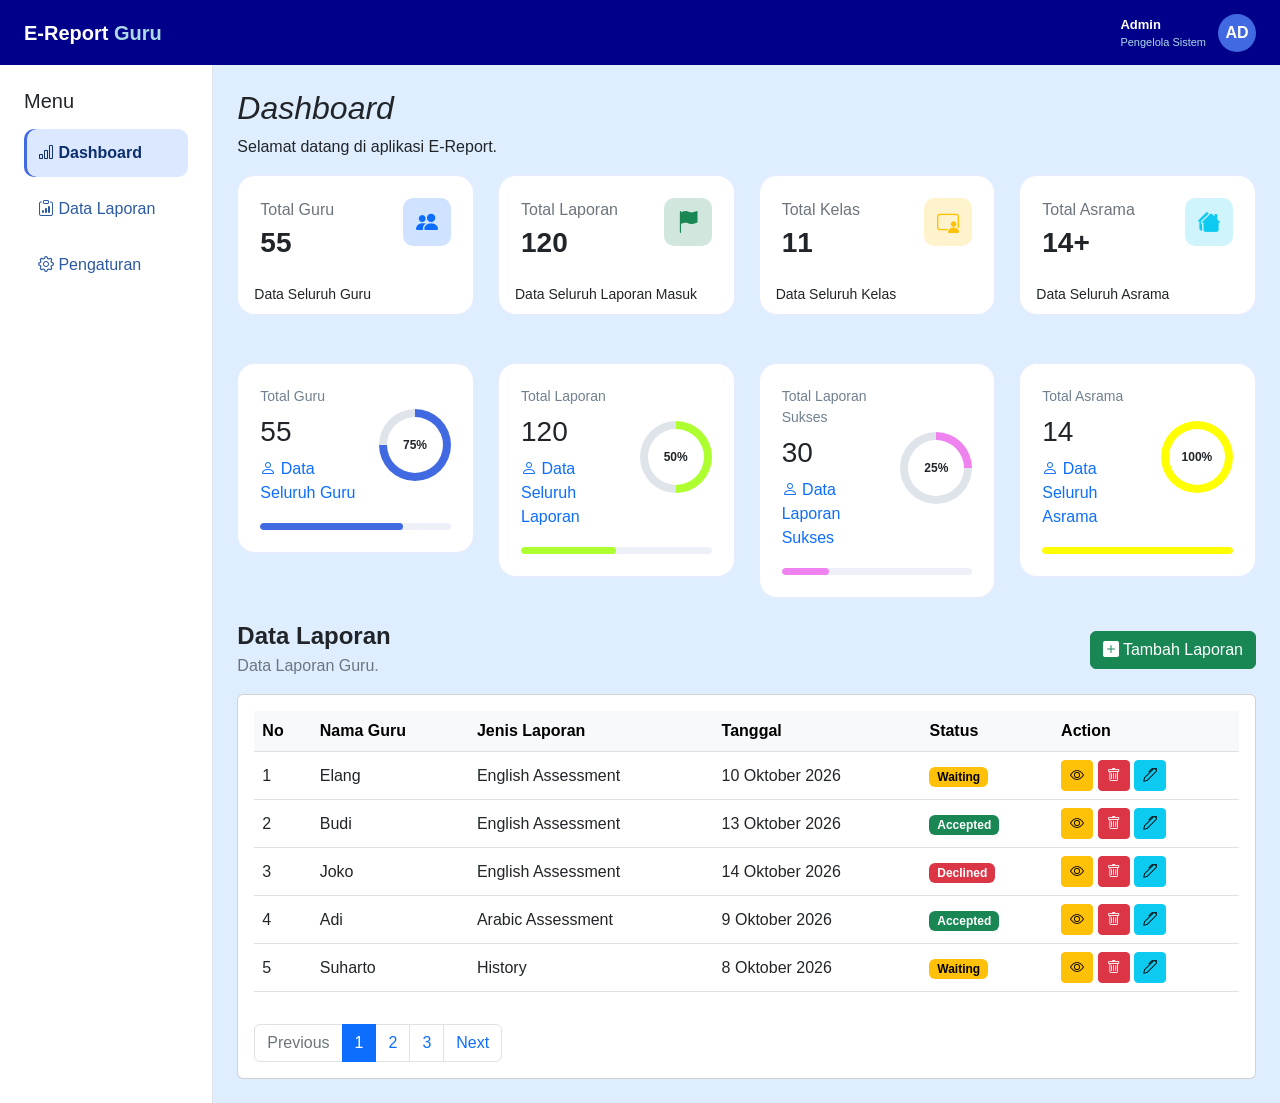
<file: dsbrd.html>
<!DOCTYPE html>
<html lang="id">
<head>
    <meta charset="UTF-8">
    <meta name="viewport" content="width=device-width, initial-scale=1.0">
    <title>E-Report Dashboard</title>
    <link rel="stylesheet" href="bootstrap/css/bootstrap.min.css">
    <link rel="stylesheet" href="style.css">
    <link rel="stylesheet" href="https://cdn.jsdelivr.net/npm/bootstrap-icons@1.13.2/font/bootstrap-icons.min.css">
</head>
<body>
    <nav class="navbar topbar px-4">
        <span class="navbar-brand text-white fw-bold mb-0">
            E-Report <span class="brand-light">Guru</span>
        </span>
        <div class="admin-profile">
            <div>
                <span>Admin</span>
                <small>Pengelola Sistem</small>
            </div>
            <div class="admin-avatar">AD</div>
        </div>
    </nav>

    <div class="row g-0">
        <aside class="sidebar col-lg-2 p-4">
            <h5 class="menu-label">Menu</h5>
            <a href="dsbrd.html" class="menu-link active" aria-current="page"><i class="bi bi-bar-chart"></i> Dashboard</a>
            <a href="statistik.html" class="menu-link"><i class="bi bi-clipboard-data"></i> Data Laporan</a>
            <a href="setting.html" class="menu-link"><i class="bi bi-gear"></i> Pengaturan</a>
        </aside>

        <main class="col-lg-10 p-4">
            <h2>Dashboard</h2>
            <p>Selamat datang di aplikasi E-Report.</p>

            <div class="row g-4 mb-4">
                <div class="col-lg-3 col-md-6">
                    <div class="card stat-card h-100">
                        <div class="card-body d-flex justify-content-between align-items-start">
                            <div>
                                <p class="text-secondary mb-1">Total Guru</p>
                                <h3 class="fw-bold mb-0">55</h3>
                            </div>
                            <div class="stat-icon bg-primary-subtle text-primary">
                                <i class="bi bi-people-fill"></i>
                            </div>
                        </div>
                        <div class="card-footer bg-transparent border-0 pt-0">
                            <small>Data Seluruh Guru</small>
                        </div>
                    </div>
                </div>

                <div class="col-lg-3 col-md-6">
                    <div class="card stat-card h-100">
                        <div class="card-body d-flex justify-content-between align-items-start">
                            <div>
                                <p class="text-secondary mb-1">Total Laporan</p>
                                <h3 class="fw-bold mb-0">120</h3>
                            </div>
                            <div class="stat-icon bg-success-subtle text-success">
                                <i class="bi bi-flag-fill"></i>
                            </div>
                        </div>
                        <div class="card-footer bg-transparent border-0 pt-0">
                            <small>Data Seluruh Laporan Masuk</small>
                        </div>
                    </div>
                </div>

                <div class="col-lg-3 col-md-6">
                    <div class="card stat-card h-100">
                        <div class="card-body d-flex justify-content-between align-items-start">
                            <div>
                                <p class="text-secondary mb-1">Total Kelas</p>
                                <h3 class="fw-bold mb-0">11</h3>
                            </div>
                            <div class="stat-icon bg-warning-subtle text-warning">
                                <i class="bi bi-person-video3"></i>
                            </div>
                        </div>
                        <div class="card-footer bg-transparent border-0 pt-0">
                            <small>Data Seluruh Kelas</small>
                        </div>
                    </div>
                </div>

                <div class="col-lg-3 col-md-6">
                    <div class="card stat-card h-100">
                        <div class="card-body d-flex justify-content-between align-items-start">
                            <div>
                                <p class="text-secondary mb-1">Total Asrama</p>
                                <h3 class="fw-bold mb-0">14+</h3>
                            </div>
                            <div class="stat-icon bg-info-subtle text-info">
                                <i class="bi bi-houses-fill"></i>
                            </div>
                        </div>
                        <div class="card-footer bg-transparent border-0 pt-0">
                            <small>Data Seluruh Asrama</small>
                        </div>
                    </div>
                </div>
            </div>

            <div class="row g-4 mt-1">
                <div class="col-lg-3 col-md-6">
                    <div class="card stat-card">
                        <div class="card-body">
                            <div class="stat-atas">
                                <div>
                                    <p class="stat-label">Total Guru</p>
                                    <h3 class="stat-number">55</h3>
                                    <span class="stat-keterangan text-primary"><i class="bi bi-person"></i> Data Seluruh Guru</span>
                                </div>
                                <div class="lingkaran-progres progres-biru">
                                    <div class="isi-lingkaran"><span>75%</span></div>
                                </div>
                            </div>
                            <div class="garis-progres"><div class="isi-garis garis-biru"></div></div>
                        </div>
                    </div>
                </div>

                <div class="col-lg-3 col-md-6">
                    <div class="card stat-card">
                        <div class="card-body">
                            <div class="stat-atas">
                                <div>
                                    <p class="stat-label">Total Laporan</p>
                                    <h3 class="stat-number">120</h3>
                                    <span class="stat-keterangan text-primary"><i class="bi bi-person"></i> Data Seluruh Laporan</span>
                                </div>
                                <div class="lingkaran-progres progres-hijau">
                                    <div class="isi-lingkaran"><span>50%</span></div>
                                </div>
                            </div>
                            <div class="garis-progres"><div class="isi-garis garis-hijau"></div></div>
                        </div>
                    </div>
                </div>

                <div class="col-lg-3 col-md-6">
                    <div class="card stat-card">
                        <div class="card-body">
                            <div class="stat-atas">
                                <div>
                                    <p class="stat-label">Total Laporan Sukses</p>
                                    <h3 class="stat-number">30</h3>
                                    <span class="stat-keterangan text-primary"><i class="bi bi-person"></i> Data Laporan Sukses</span>
                                </div>
                                <div class="lingkaran-progres progres-ungu">
                                    <div class="isi-lingkaran"><span>25%</span></div>
                                </div>
                            </div>
                            <div class="garis-progres"><div class="isi-garis garis-ungu"></div></div>
                        </div>
                    </div>
                </div>

                <div class="col-lg-3 col-md-6">
                    <div class="card stat-card">
                        <div class="card-body">
                            <div class="stat-atas">
                                <div>
                                    <p class="stat-label">Total Asrama</p>
                                    <h3 class="stat-number">14</h3>
                                    <span class="stat-keterangan text-primary"><i class="bi bi-person"></i> Data Seluruh Asrama</span>
                                </div>
                                <div class="lingkaran-progres progres-kuning">
                                    <div class="isi-lingkaran"><span>100%</span></div>
                                </div>
                            </div>
                            <div class="garis-progres"><div class="isi-garis garis-kuning"></div></div>
                        </div>
                    </div>
                </div>
            </div>

            <div class="mt-4">
                <div class="d-flex justify-content-between align-items-center flex-wrap gap-2 mb-3">
                    <div>
                        <h4 class="judul-bagian mb-1">Data Laporan</h4>
                        <p class="text-secondary mb-0">Data Laporan Guru.</p>
                    </div>
                    <button type="button" class="btn btn-success"><i class="bi bi-plus-square-fill"></i> Tambah Laporan</button>
                </div>

                <div class="card">
                    <div class="card-body">
                        <div class="table-responsive">
                            <table class="table table-hover align-middle">
                                <thead class="table-light">
                                    <tr>
                                        <th>No</th>
                                        <th>Nama Guru</th>
                                        <th>Jenis Laporan</th>
                                        <th>Tanggal</th>
                                        <th>Status</th>
                                        <th>Action</th>
                                    </tr>
                                </thead>
                                <tbody>
                                    <tr>
                                        <td>1</td>
                                        <td>Elang</td>
                                        <td>English Assessment</td>
                                        <td>10 Oktober 2026</td>
                                        <td><span class="badge text-bg-warning">Waiting</span></td>
                                        <td>
                                            <button type="button" class="btn btn-sm btn-warning" aria-label="Lihat laporan" title="Lihat"><i class="bi bi-eye"></i></button>
                                            <button type="button" class="btn btn-sm btn-danger" aria-label="Hapus laporan" title="Hapus"><i class="bi bi-trash"></i></button>
                                            <button type="button" class="btn btn-sm btn-info" aria-label="Edit laporan" title="Edit"><i class="bi bi-pen"></i></button>
                                        </td>
                                    </tr>
                                    <tr>
                                        <td>2</td>
                                        <td>Budi</td>
                                        <td>English Assessment</td>
                                        <td>13 Oktober 2026</td>
                                        <td><span class="badge text-bg-success">Accepted</span></td>
                                        <td>
                                            <button type="button" class="btn btn-sm btn-warning" aria-label="Lihat laporan" title="Lihat"><i class="bi bi-eye"></i></button>
                                            <button type="button" class="btn btn-sm btn-danger" aria-label="Hapus laporan" title="Hapus"><i class="bi bi-trash"></i></button>
                                            <button type="button" class="btn btn-sm btn-info" aria-label="Edit laporan" title="Edit"><i class="bi bi-pen"></i></button>
                                        </td>
                                    </tr>
                                    <tr>
                                        <td>3</td>
                                        <td>Joko</td>
                                        <td>English Assessment</td>
                                        <td>14 Oktober 2026</td>
                                        <td><span class="badge text-bg-danger">Declined</span></td>
                                        <td>
                                            <button type="button" class="btn btn-sm btn-warning" aria-label="Lihat laporan" title="Lihat"><i class="bi bi-eye"></i></button>
                                            <button type="button" class="btn btn-sm btn-danger" aria-label="Hapus laporan" title="Hapus"><i class="bi bi-trash"></i></button>
                                            <button type="button" class="btn btn-sm btn-info" aria-label="Edit laporan" title="Edit"><i class="bi bi-pen"></i></button>
                                        </td>
                                    </tr>
                                    <tr>
                                        <td>4</td>
                                        <td>Adi</td>
                                        <td>Arabic Assessment</td>
                                        <td>9 Oktober 2026</td>
                                        <td><span class="badge text-bg-success">Accepted</span></td>
                                        <td>
                                            <button type="button" class="btn btn-sm btn-warning" aria-label="Lihat laporan" title="Lihat"><i class="bi bi-eye"></i></button>
                                            <button type="button" class="btn btn-sm btn-danger" aria-label="Hapus laporan" title="Hapus"><i class="bi bi-trash"></i></button>
                                            <button type="button" class="btn btn-sm btn-info" aria-label="Edit laporan" title="Edit"><i class="bi bi-pen"></i></button>
                                        </td>
                                    </tr>
                                    <tr>
                                        <td>5</td>
                                        <td>Suharto</td>
                                        <td>History</td>
                                        <td>8 Oktober 2026</td>
                                        <td><span class="badge text-bg-warning">Waiting</span></td>
                                        <td>
                                            <button type="button" class="btn btn-sm btn-warning" aria-label="Lihat laporan" title="Lihat"><i class="bi bi-eye"></i></button>
                                            <button type="button" class="btn btn-sm btn-danger" aria-label="Hapus laporan" title="Hapus"><i class="bi bi-trash"></i></button>
                                            <button type="button" class="btn btn-sm btn-info" aria-label="Edit laporan" title="Edit"><i class="bi bi-pen"></i></button>
                                        </td>
                                    </tr>
                                </tbody>
                            </table>
                        </div>

                        <ul class="pagination mb-0 mt-3">
                            <li class="page-item disabled"><a href="#" class="page-link" tabindex="-1" aria-disabled="true">Previous</a></li>
                            <li class="page-item active" aria-current="page"><a href="#" class="page-link">1</a></li>
                            <li class="page-item"><a href="#" class="page-link">2</a></li>
                            <li class="page-item"><a href="#" class="page-link">3</a></li>
                            <li class="page-item"><a href="#" class="page-link">Next</a></li>
                        </ul>
                    </div>
                </div>
            </div>
        </main>
    </div>

    <script src="bootstrap/js/bootstrap.bundle.min.js"></script>
</body>
</html>
</file>
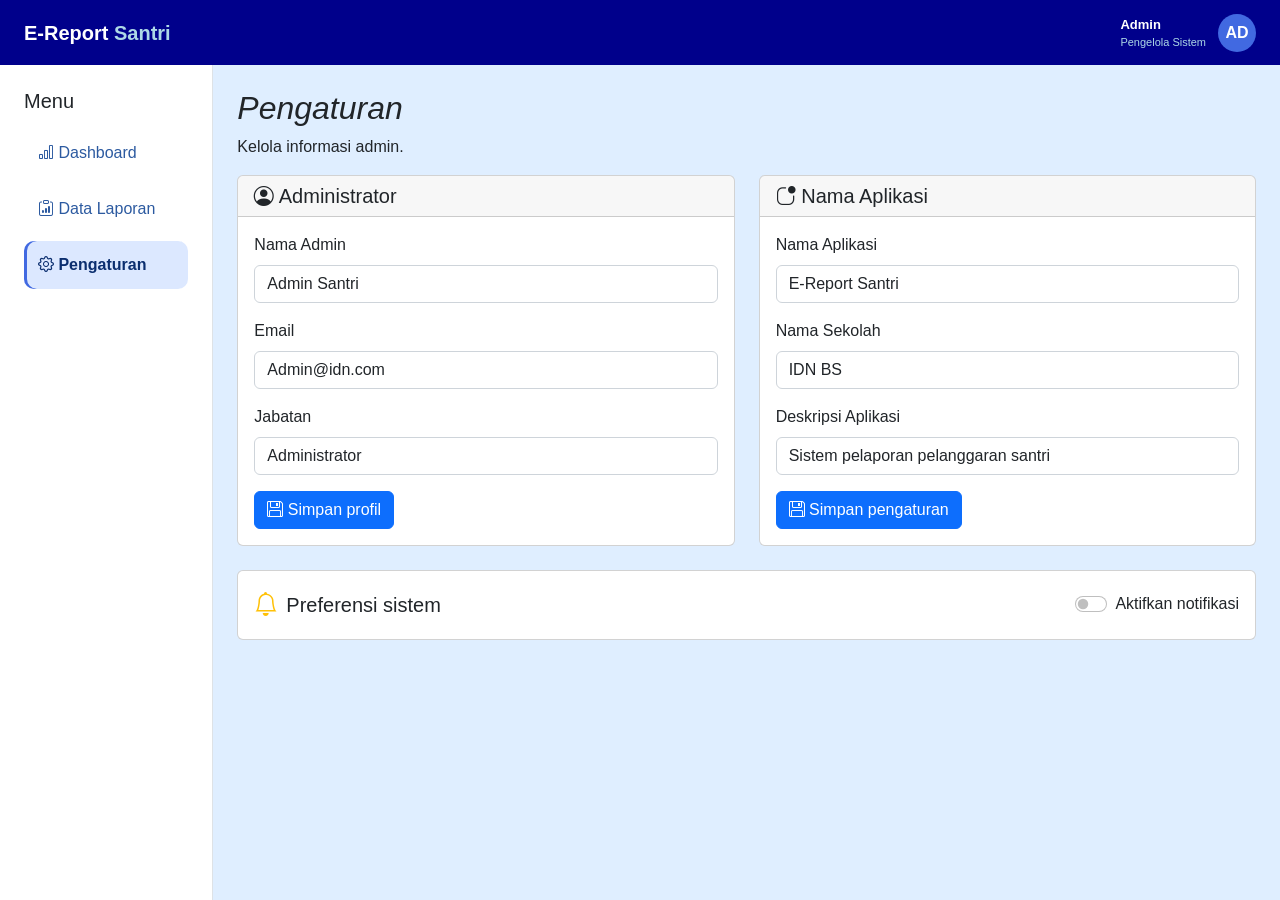
<file: setting.html>
<!DOCTYPE html>
<html lang="id">
<head>
    <meta charset="UTF-8">
    <meta name="viewport" content="width=device-width, initial-scale=1.0">
    <title>Pengaturan | E-Report</title>
    <link rel="stylesheet" href="bootstrap/css/bootstrap.min.css">
    <link rel="stylesheet" href="style.css">
    <link rel="stylesheet" href="https://cdn.jsdelivr.net/npm/bootstrap-icons@1.13.2/font/bootstrap-icons.min.css">
</head>
<body>

    <nav class="navbar topbar px-4">
        <span class="navbar-brand text-white fw-bold">
            E-Report <span class="brand-light">Santri</span> 
        </span>
        <div class="admin-profile">
            <div>
                <span>Admin</span>
                <small>Pengelola Sistem</small>
            </div>
            <div class="admin-avatar">AD</div>
        </div>
    </nav>
    <div class="row g-0">
        <aside class="sidebar col-lg-2 p-4">
            <h5 class="menu-label">Menu</h5>
            <a href="dsbrd.html" class="menu-link"><i class="bi bi-bar-chart"></i> Dashboard</a>
            <a href="statistik.html" class="menu-link"><i class="bi bi-clipboard-data"></i> Data Laporan</a>
            <a href="setting.html" class="menu-link active" aria-current="page"><i class="bi bi-gear"></i> Pengaturan</a>
        </aside>
        <main class="col-lg-10 p-4">
            <h2>Pengaturan</h2>
            <p>Kelola informasi admin.</p>

            <div id="pesanSimpan" class="alert alert-success d-none" role="status"></div>

            <div class="row g-4">
                <div class="col-lg-6">
                    <div class="card h-100">
                        <div class="card-header">
                            <h5 class="mb-0"><i class="bi bi-person-circle"></i> Administrator</h5>
                        </div>
                        <div class="card-body">
                            <form id="formAdmin">
                                <div class="mb-3">
                                    <label for="namaAdmin" class="form-label">Nama Admin</label>
                                    <input type="text" id="namaAdmin" value="Admin Santri" class="form-control">
                                </div>
                                <div class="mb-3">
                                    <label for="emailAdmin" class="form-label">Email</label>
                                    <input type="email" id="emailAdmin" value="Admin@idn.com" class="form-control">
                                </div>
                                <div class="mb-3">
                                    <label for="jabatanAdmin" class="form-label">Jabatan</label>
                                    <input type="text" id="jabatanAdmin" value="Administrator" class="form-control">
                                </div>
                                <button type="submit" class="btn btn-primary">
                                    <i class="bi bi-floppy"></i>
                                    Simpan profil
                                </button>
                            </form>
                        </div>
                    </div>
                </div>

                <div class="col-lg-6">
                    <div class="card h-100">
                        <div class="card-header">
                            <h5 class="mb-0"><i class="bi bi-app-indicator"></i> Nama Aplikasi</h5>
                        </div>
                        <div class="card-body">
                            <form id="formApp">
                                <div class="mb-3">
                                    <label for="namaApp" class="form-label">Nama Aplikasi</label>
                                    <input type="text" id="namaApp" value="E-Report Santri" class="form-control">
                                </div>
                                <div class="mb-3">
                                    <label for="namaSekolah" class="form-label">Nama Sekolah</label>
                                    <input type="text" id="namaSekolah" value="IDN BS" class="form-control">
                                </div>
                                <div class="mb-3">
                                    <label for="deskripsiApp" class="form-label">Deskripsi Aplikasi</label>
                                    <input type="text" id="deskripsiApp" value="Sistem pelaporan pelanggaran santri" class="form-control">
                                </div>
                                <button type="submit" class="btn btn-primary">
                                    <i class="bi bi-floppy"></i>
                                    Simpan pengaturan
                                </button>
                            </form>
                        </div>
                    </div>
                </div>

                <div class="col-lg-12">
                    <div class="card">
                        <div class="card-body">
                            <div class="d-flex justify-content-between align-items-center">
                                <div class="d-flex align-items-center gap-2">
                                    <i class="bi bi-bell text-warning fs-4"></i>
                                    <h5 class="mb-0">Preferensi sistem</h5>
                                </div>
                                <div class="form-check form-switch">
                                    <input type="checkbox" role="switch" class="form-check-input" id="notif">
                                    <label for="notif" class="form-check-label">Aktifkan notifikasi</label>
                                </div>
                            </div>
                        </div>
                    </div>
                </div>
            </div>
        </main>
    </div>
    
    <script src="bootstrap/js/bootstrap.bundle.min.js"></script>
    <script>
        // Simpan ke localStorage supaya isian tidak hilang saat halaman dimuat ulang.
        const KUNCI = "ereport:setting";
        const simpan = JSON.parse(localStorage.getItem(KUNCI) || "{}");
        const pesan = document.getElementById("pesanSimpan");

        document.querySelectorAll("main input").forEach(el => {
            if (!(el.id in simpan)) return;
            if (el.type === "checkbox") el.checked = simpan[el.id];
            else el.value = simpan[el.id];
        });

        function tampilPesan(teks) {
            pesan.textContent = teks;
            pesan.classList.remove("d-none");
            clearTimeout(tampilPesan.t);
            tampilPesan.t = setTimeout(() => pesan.classList.add("d-none"), 3000);
        }

        document.querySelectorAll("form").forEach(form => {
            form.addEventListener("submit", e => {
                e.preventDefault();
                form.querySelectorAll("input").forEach(el => { simpan[el.id] = el.value; });
                localStorage.setItem(KUNCI, JSON.stringify(simpan));
                tampilPesan("Perubahan disimpan di browser ini.");
            });
        });

        document.getElementById("notif").addEventListener("change", e => {
            simpan.notif = e.target.checked;
            localStorage.setItem(KUNCI, JSON.stringify(simpan));
            tampilPesan(e.target.checked ? "Notifikasi diaktifkan." : "Notifikasi dimatikan.");
        });
    </script>
</body>
</html>
</file>
<file: style.css>
body {
    background-color: #dfeeff;
    overflow-x: hidden;
    font-family: Arial, sans-serif;
}

.topbar {
    background-color: darkblue;
    min-height: 65px;
    color: white;
}

.brand-light {
    color: lightblue;
}

.admin-profile {
    display: flex;
    color: white;
    align-items: center;
    gap: 12px;
}

.admin-profile span,
.admin-profile small {
    display: block;
}

.admin-profile span {
    font-size: 13px;
    font-weight: bold;
}

.admin-profile small {
    color: lightblue;
    font-size: 11px;
}

.admin-avatar {
    background-color: royalblue;
    color: white;
    width: 38px;
    height: 38px;
    display: flex;
    align-items: center;
    justify-content: center;
    border-radius: 50%;
    font-weight: bold;
}

.sidebar {
    background-color: #fff;
    min-height: calc(100vh - 65px);
    border-right: 1px solid #dee2e6;
    display: flex;
    flex-direction: column;
    gap: 8px;
}

.menu-link {
    text-decoration: none;
    color: #2c5aa0;
    padding: 12px 14px;
    border-radius: 10px;
    transition: 0.2s ease;
}

.menu-link:hover {
    background-color: #eef3ff;
}

/* Menu aktif harus beda dari hover */
.menu-link.active {
    background-color: #dce8ff;
    color: #0b2e6f;
    font-weight: 600;
    box-shadow: inset 3px 0 0 royalblue;
}

.stat-card {
    border: 1px solid #e8ebff;
    border-radius: 18px;
    overflow: hidden;
    transition: 0.25s ease;
}

.stat-card:hover {
    transform: translateY(-4px);
    box-shadow: 0 10px 24px rgba(35, 64, 120, 0.12);
}

.stat-card .card-body {
    padding: 22px;
}

.stat-icon {
    width: 48px;
    height: 48px;
    border-radius: 10px;
    display: flex;
    justify-content: center;
    align-items: center;
    font-size: 22px;
}

.tabel-laporan thead th {
    color: deepskyblue;
    white-space: nowrap;
    font-size: 18px;
    padding: 15px;
}

.stat-atas {
    display: flex;
    justify-content: space-between;
    align-items: center;
    gap: 10px;
}

.stat-label {
    color: slategray;
    font-size: 14px;
    margin-bottom: 8px;
}

.stat-number {
    margin-bottom: 8px;
}

.lingkaran-progres {
    width: 72px;
    height: 72px;
    border-radius: 50%;
    display: flex;
    justify-content: center;
    align-items: center;
    flex-shrink: 0;
}

.progres-biru {
    background: conic-gradient(royalblue 0% 75%, #dfe3ea 75% 100%);
}

.progres-hijau {
    background: conic-gradient(greenyellow 0% 50%, #dfe3ea 50% 100%);
}

.progres-ungu {
    background: conic-gradient(violet 0% 25%, #dfe3ea 25% 100%);
}

.progres-kuning {
    background: conic-gradient(yellow 0% 100%, #dfe3ea 100% 100%);
}

.isi-lingkaran {
    width: 56px;
    height: 56px;
    border-radius: 50%;
    background-color: white;
    display: flex;
    justify-content: center;
    align-items: center;
    font-size: 12px;
    font-weight: bold;
}

.garis-progres {
    height: 7px;
    background-color: #edf1f7;
    margin-top: 18px;
    border-radius: 20px;
    overflow: hidden;
}

.isi-garis {
    height: 100%;
    border-radius: 20px;
}

.garis-biru {
    width: 75%;
    background-color: royalblue;
}

.garis-hijau {
    width: 50%;
    background-color: greenyellow;
}

.garis-ungu {
    width: 25%;
    background-color: violet;
}

.garis-kuning {
    width: 100%;
    background-color: yellow;
}

h2 {
    font-style: italic;
}

.area-grafik {
    position: relative;
    height: 300px;
}

.judul-bagian {
    font-weight: 700;
}

/* Bootstrap lokal di folder ini v5.2.3; kelas *-subtle baru ada di v5.3 */
.bg-primary-subtle { background-color: #cfe2ff; }
.bg-success-subtle { background-color: #d1e7dd; }
.bg-warning-subtle { background-color: #fff3cd; }
.bg-info-subtle    { background-color: #cff4fc; }

@media (max-width: 991.98px) {
    .sidebar {
        min-height: auto;
        border-right: none;
        border-bottom: 1px solid #dee2e6;
    }
}
</file>
